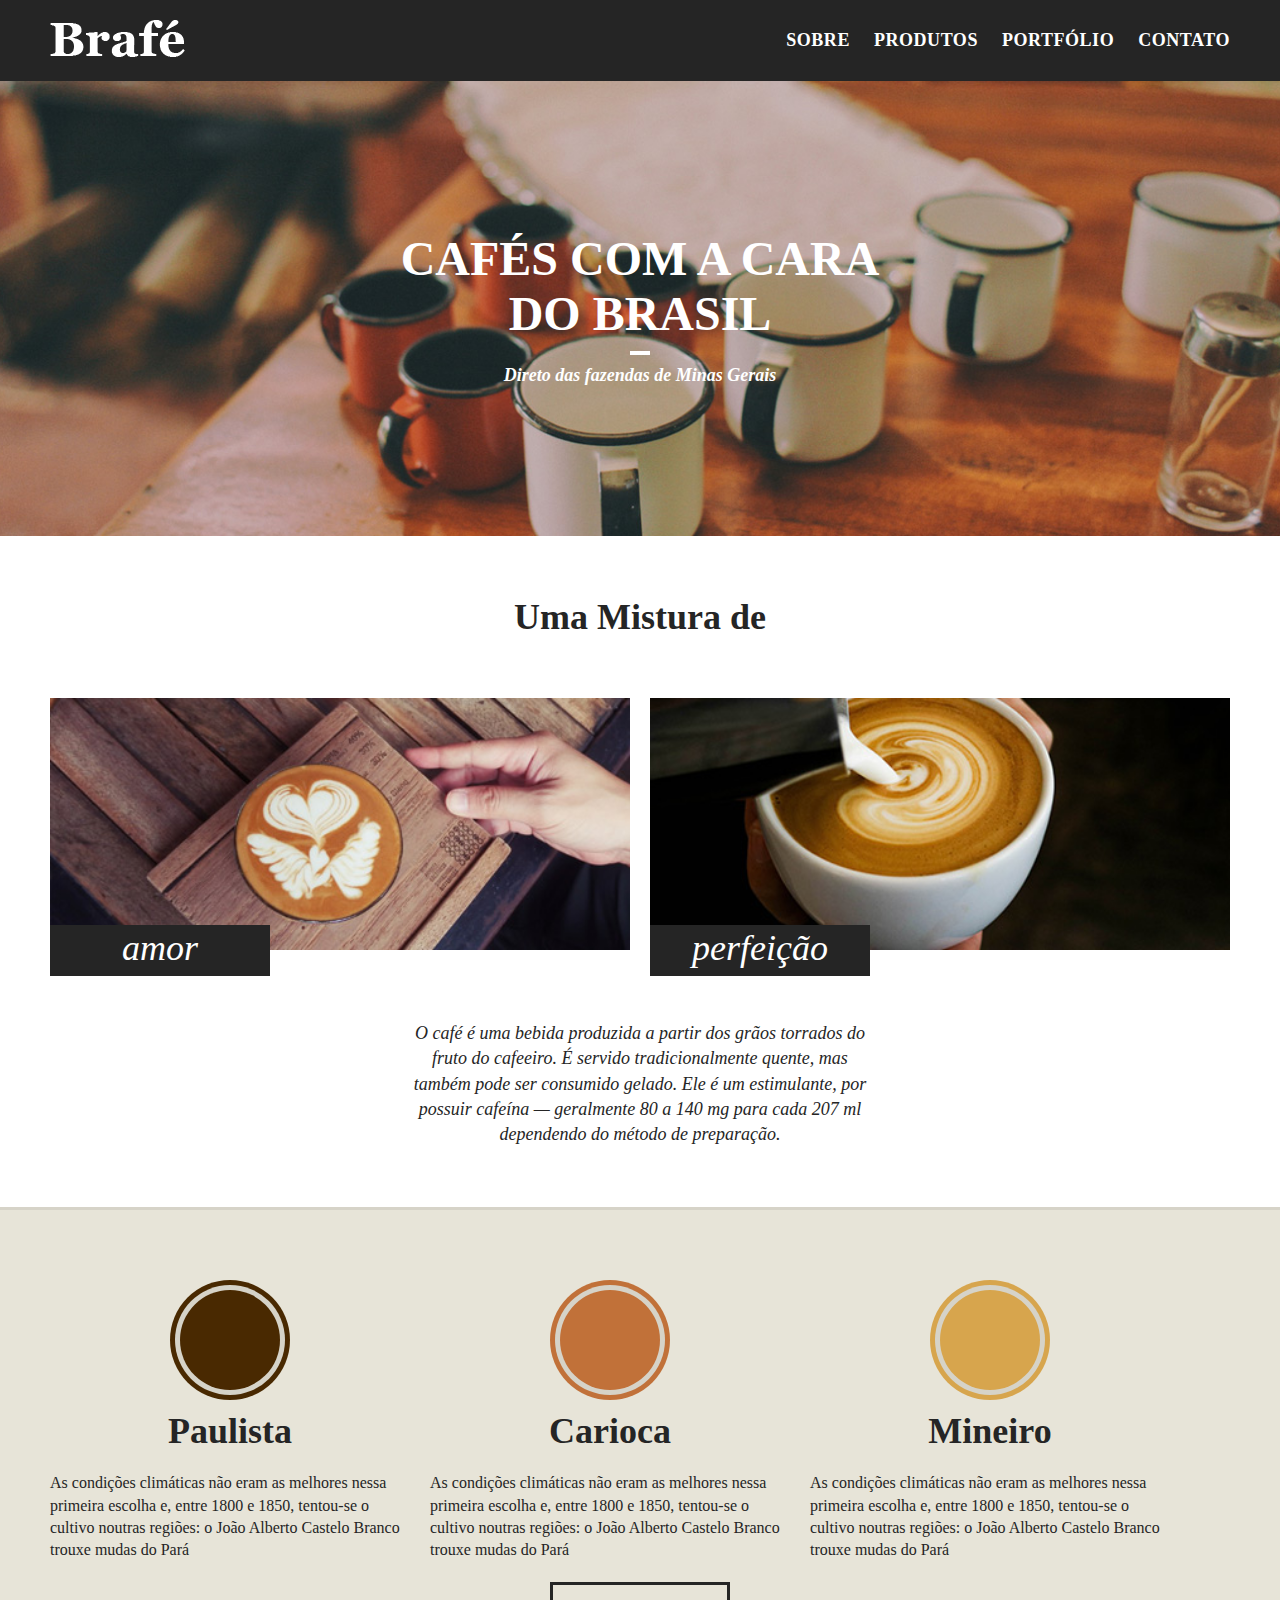
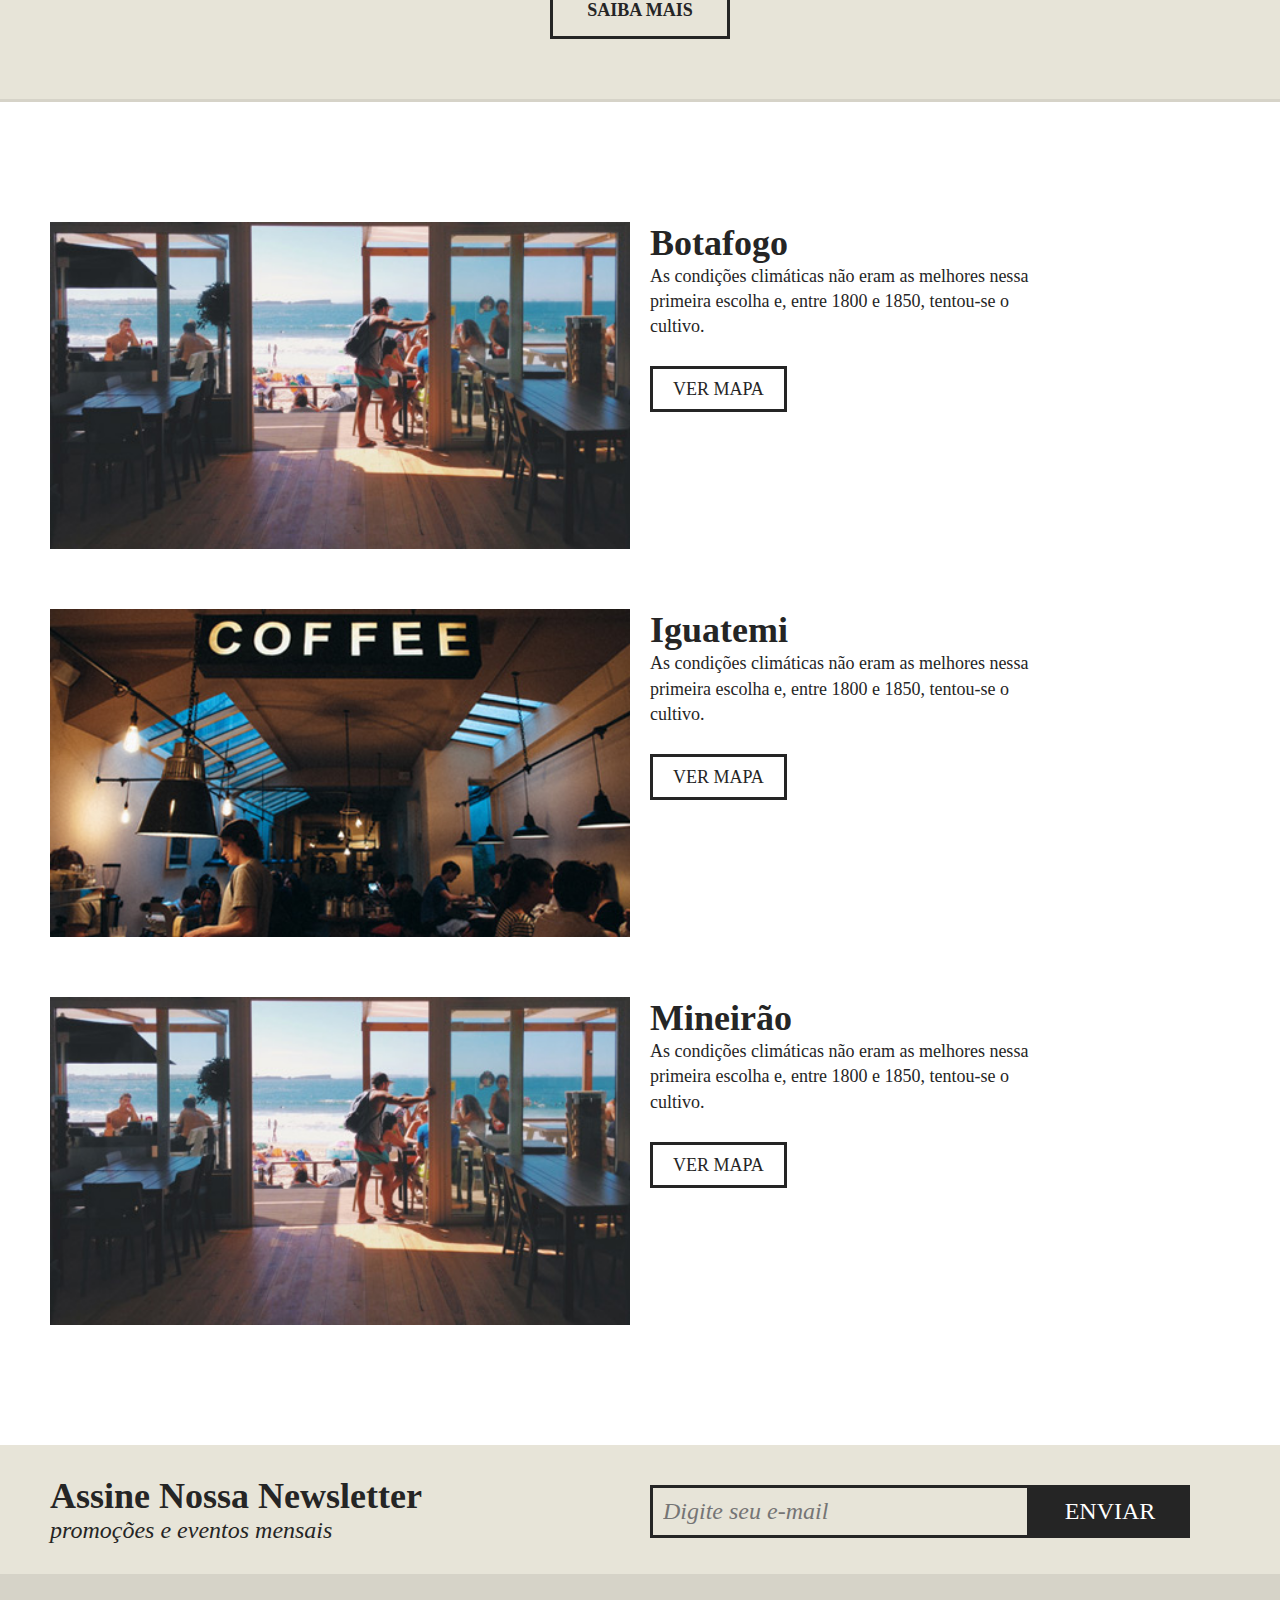
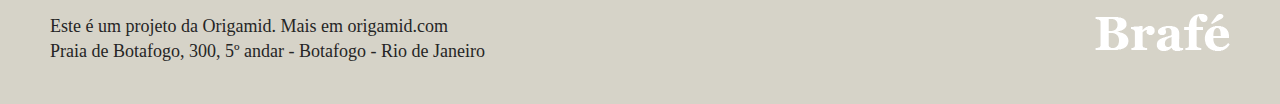
<file: index.html>
<!DOCTYPE html>
<html>

<head>
	<title>Brafé - Home</title>
	<meta charset="utf-8">
	<meta name="viewport" content="width=device-width, initial-scale=1, shrink-to-fit=no">
	<link rel="stylesheet" type="text/css" href="./css/style.css">
	<link rel="stylesheet" type="text/css" href="./css/responsive-style.css">
</head>

<body>
	<header class="menu">
		<div class="menu-container">
			<a class="menu-logo" href="#"><img src="img/brafe.png" alt="Brafé"></a>
			<nav class="menu-nav">
				<ul>
					<li><a href="#">Sobre</a></li>
					<li><a href="./product.html">Produtos</a></li>
					<li><a href="#">Portfólio</a></li>
					<li><a href="./contact.html">Contato</a></li>
				</ul>
			</nav>
		</div>
	</header>

	<main class="intro">
		<h1>Cafés com a cara<br>do Brasil</h1>
		<p>Direto das fazendas de Minas Gerais</p>
	</main>

	<section class="sobre">
		<h2>Uma Mistura de</h2>
		<div class="sobre-container">
			<div class="sobre-item">
				<img src="img/cafe-1.jpg">
				<h3>amor</h3>
			</div>
			<div class="sobre-item">
				<img src="img/cafe-2.jpg">
				<h3>perfeição</h3>
			</div>
		</div>
		<p>O café é uma bebida produzida a partir dos grãos torrados do fruto do cafeeiro. É servido tradicionalmente
			quente, mas também pode ser consumido gelado. Ele é um estimulante, por possuir cafeína — geralmente 80 a
			140 mg para cada 207 ml dependendo do método de preparação.</p>
	</section>

	<section class="produtos">
		<div class="produtos-container">
			<div class="produtos-item">
				<h2 class="produtos-paulista">Paulista</h2>
				<p>As condições climáticas não eram as melhores nessa primeira escolha e, entre 1800 e 1850, tentou-se o cultivo
					noutras regiões: o João Alberto Castelo Branco trouxe mudas do Pará</p>
			</div>
			<div class="produtos-item">
				<h2 class="produtos-carioca">Carioca</h2>
				<p>As condições climáticas não eram as melhores nessa primeira escolha e, entre 1800 e 1850, tentou-se o cultivo
					noutras regiões: o João Alberto Castelo Branco trouxe mudas do Pará</p>
			</div>
			<div class="produtos-item">
				<h2 class="produtos-mineiro">Mineiro</h2>
				<p>As condições climáticas não eram as melhores nessa primeira escolha e, entre 1800 e 1850, tentou-se o cultivo
					noutras regiões: o João Alberto Castelo Branco trouxe mudas do Pará</p>
			</div>
		</div>
		<a class="produtos-btn" href="#">Saiba Mais</a>
	</section>

	<section class="locais">
		<div class="locais-item">
			<img src="img/botafogo.jpg" alt="Brafé unidade Botafogo">
			<div>
				<h2>Botafogo</h2>
				<p>As condições climáticas não eram as melhores nessa primeira escolha e, entre 1800 e 1850, tentou-se o
					cultivo.</p>
				<a href="#">Ver Mapa</a>
			</div>
		</div>

		<div class="locais-item">
			<img src="img/iguatemi.jpg" alt="Brafé unidade Iguatemi">
			<div>
				<h2>Iguatemi</h2>
				<p>As condições climáticas não eram as melhores nessa primeira escolha e, entre 1800 e 1850, tentou-se o
					cultivo.</p>
				<a href="#">Ver Mapa</a>
			</div>
		</div>

		<div class="locais-item">
			<img src="img/botafogo.jpg" alt="Brafé unidade Mineirão">
			<div>
				<h2>Mineirão</h2>
				<p>As condições climáticas não eram as melhores nessa primeira escolha e, entre 1800 e 1850, tentou-se o
					cultivo.</p>
				<a href="#">Ver Mapa</a>
			</div>
		</div>

	</section>

	<section class="assine">
		<div class="assine-container">
			<div class="assine-info">
				<h2>Assine Nossa Newsletter</h2>
				<p>promoções e eventos mensais</p>
			</div>
			<form>
			  <label>E-mail</label>
				<input type="text" placeholder="Digite seu e-mail">
				<button type="submit">Enviar</button>
			</form>
		</div>
	</section>

	<footer class="footer">
		<div class="footer-container">
			<p>Este é um projeto da Origamid. Mais em origamid.com<br>Praia de Botafogo, 300, 5º andar - Botafogo - Rio de
				Janeiro</p>
			<img src="img/brafe.png" alt="Brafé">
		</div>
	</footer>

</body>

</html>
</file>
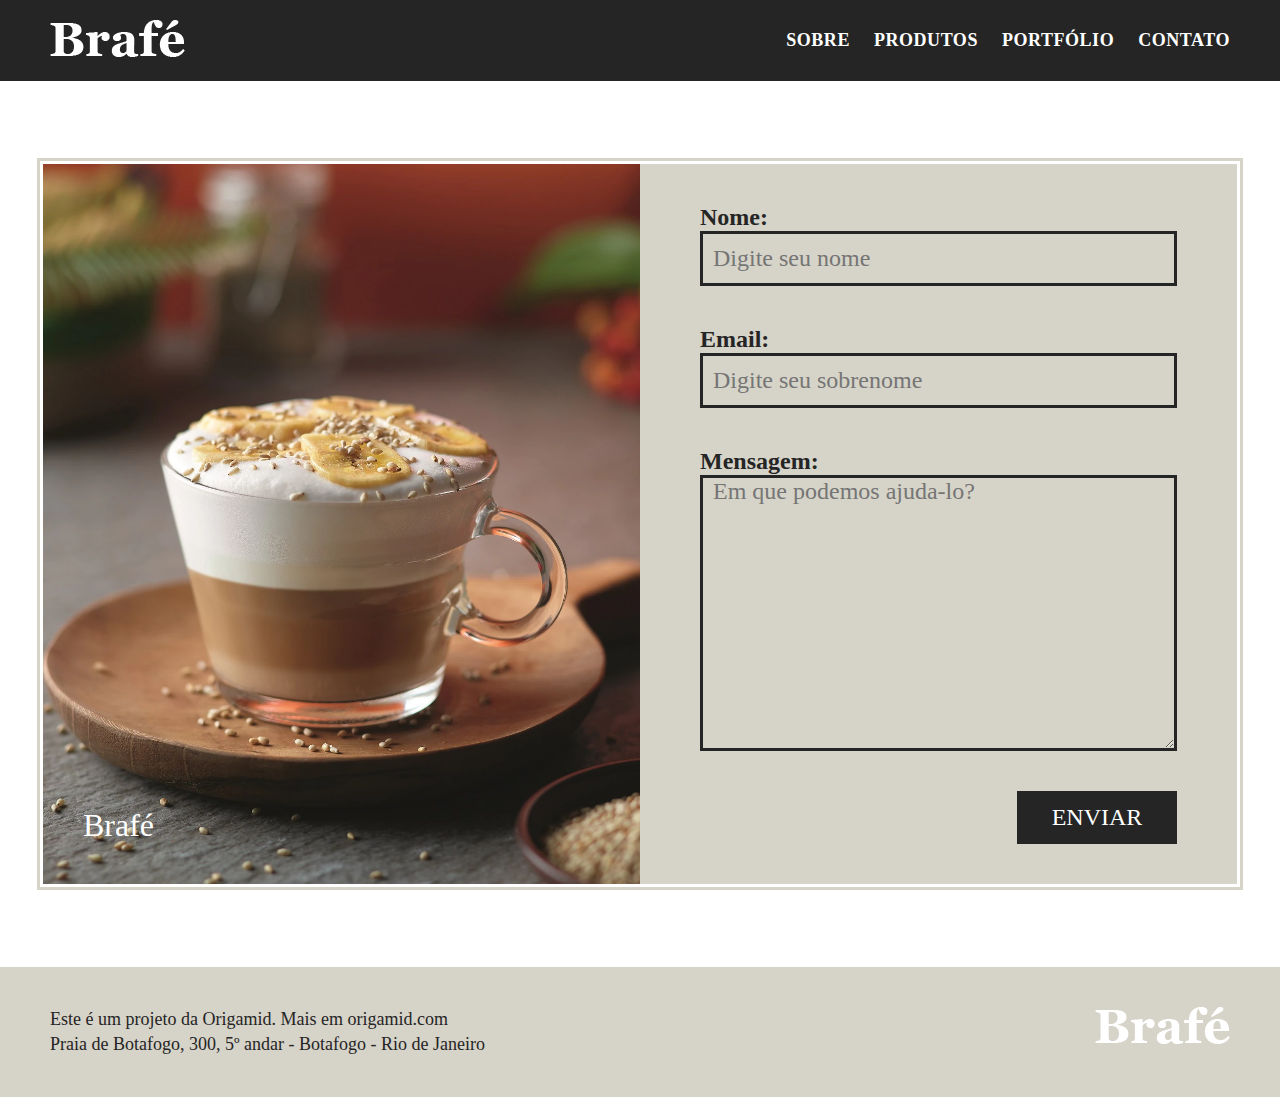
<file: contact.html>
<!DOCTYPE html>
<html lang="en">
<head>
  <meta charset="UTF-8">
  <meta name="viewport" content="width=device-width, initial-scale=1.0">
  <title>Contato - Brafé</title>

  <!-- CSS -->
  <link rel="stylesheet" type="text/css" href="./css/style.css">
  <link rel="stylesheet" href="./css/styleContact.css">
	<link rel="stylesheet" type="text/css" href="./css/responsive-style.css">
</head>
<body>
  <header class="menu">
		<div class="menu-container">
			<a class="menu-logo" href="./index.html"><img src="img/brafe.png" alt="Brafé"></a>
			<nav class="menu-nav">
				<ul>
					<li><a href="./index.html">Sobre</a></li>
					<li><a href="./product.html">Produtos</a></li>
					<li><a href="#">Portfólio</a></li>
					<li><a href="./contact.html">Contato</a></li>
				</ul>
			</nav>
		</div>
	</header>

  <section class="contactContainer">
    <div class="imageCoffe">
      <p>Brafé</p>
    </div>
    <div class="form">
      <form action="" id="contactID">
        <div class="divName">
          <label for="nameID">Nome:</label>
          <input type="text" name="name" id="nameID" placeholder="Digite seu nome">
        </div>
        <div class="divSobrenome">
          <label for="name">Email:</label>
          <input type="text" name="name" id="name" placeholder="Digite seu sobrenome">
        </div>
        <div class="divTexteArea">
          <label for="textareaID">Mensagem:</label>
          <textarea name="message" id="textareaID" cols="30" rows="10" placeholder="Em que podemos ajuda-lo?"></textarea>
        </div>
        <button class="btnSubmit" type="submit">Enviar</button>
      </form>
    </div>
  </section>

  <footer class="footer">
		<div class="footer-container">
			<p>Este é um projeto da Origamid. Mais em origamid.com<br>Praia de Botafogo, 300, 5º andar - Botafogo - Rio de
				Janeiro</p>
			<img src="img/brafe.png" alt="Brafé">
		</div>
	</footer>
</body>
</html>
</file>
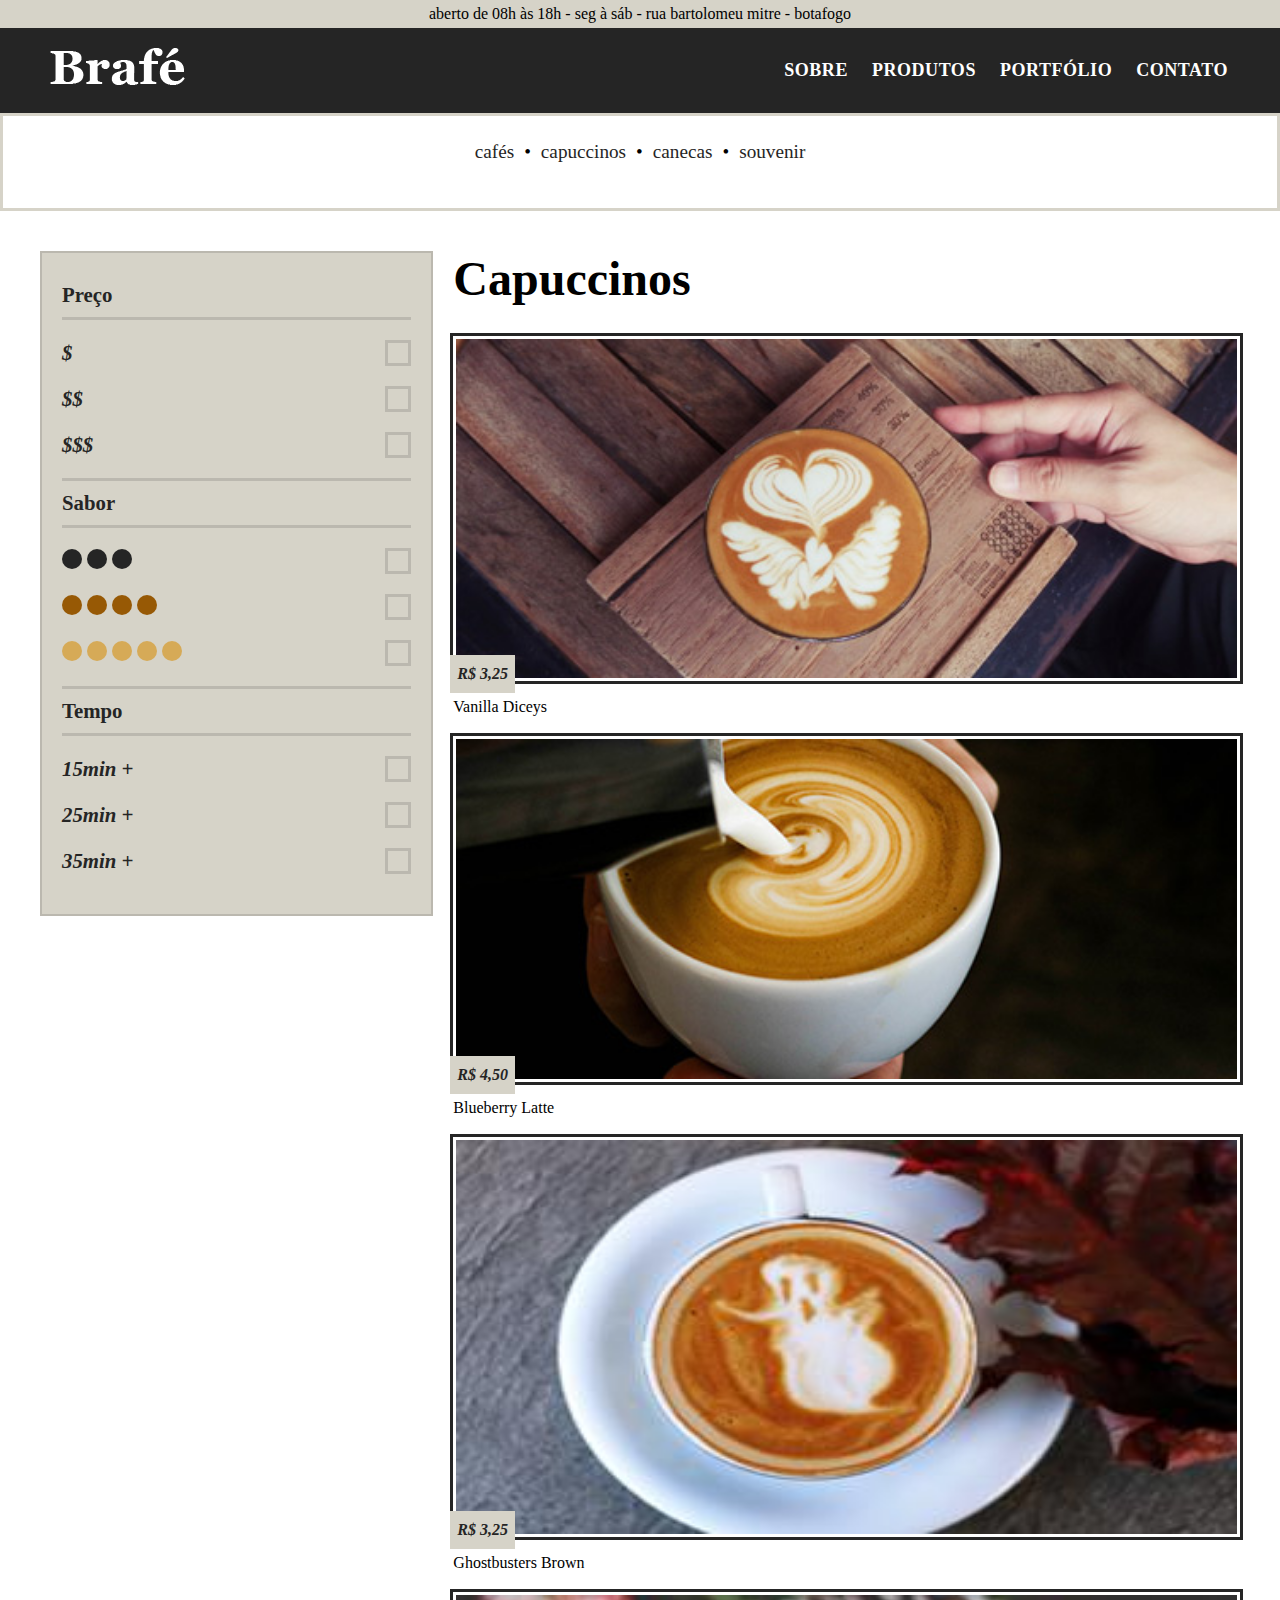
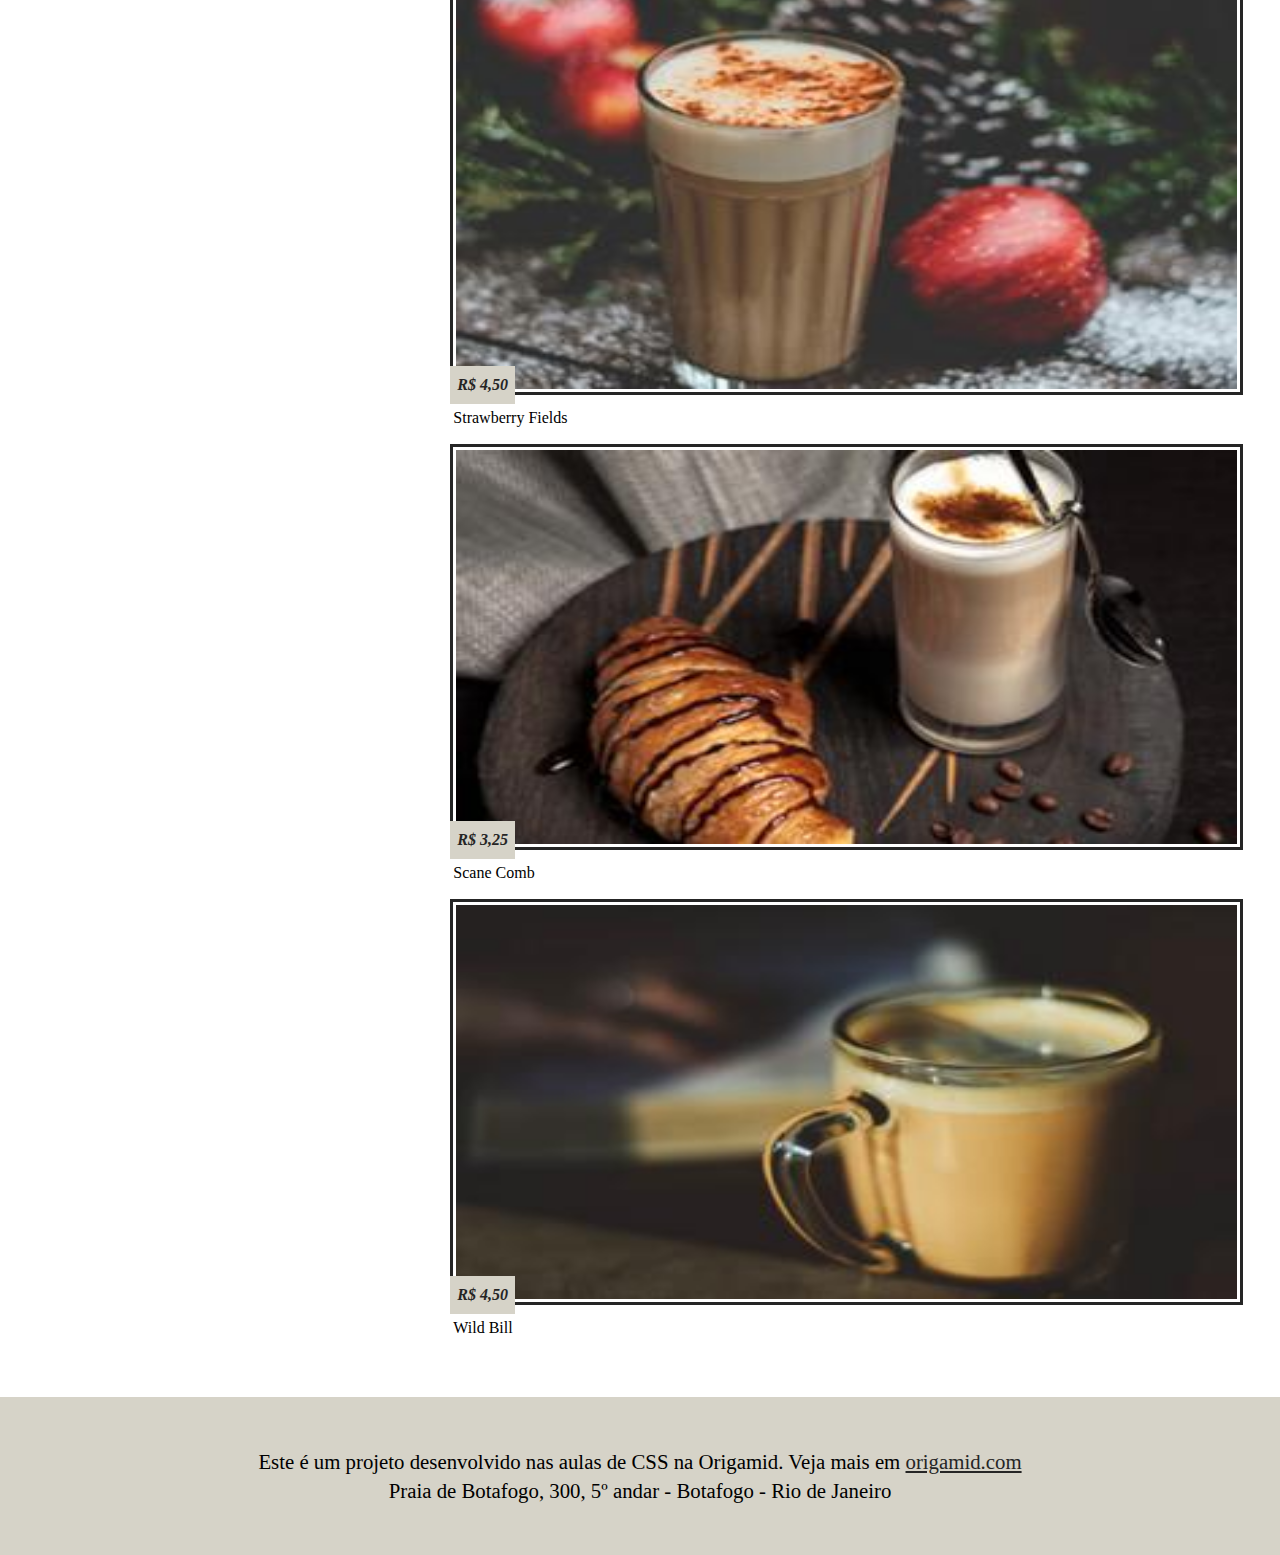
<file: product.html>
<!DOCTYPE html>
<html>
<head>
	<title>Brafé - Produtos</title>
	<meta charset="utf-8">
	<meta name="viewport" content="width=device-width, initial-scale=1, shrink-to-fit=no">

	<!-- CSS -->
	<link rel="stylesheet" href="./css/style.css">
	<link rel="stylesheet" type="text/css" href="css/styles-product.css">
	<link rel="stylesheet" href="css/responsive-style.css">
</head>
<body>
	<section class="address">
		<p>aberto de 08h às 18h - seg à sáb - rua bartolomeu mitre - botafogo</p>
	</section>

	<header class="menu">
		<div class="menu-container">
			<a class="menu-logo" href="./index.html"><img src="img/brafe.png" alt="Brafé"></a>
			<nav class="menu-nav">
				<ul>
					<li><a href="./index.html">Sobre</a></li>
					<li><a href="./product.html">Produtos</a></li>
					<li><a href="#">Portfólio</a></li>
					<li><a href="./contact.html">Contato</a></li>
				</ul>
			</nav>
		</div>
	</header>
	
	<section class="linkProducts">
		<nav>
			<ul>
				<li><a href="#">cafés</a></li>
				<li><a href="#">capuccinos</a></li>
				<li><a href="#">canecas</a></li>
				<li><a href="#">souvenir</a></li>
			</ul>
		</nav>
	</section>
	
	<div class="sideMenu">
		<nav>
			<h2>Preço</h2>
			<hr>
			<ul>
				<li>$</li>
				<li>$$</li>
				<li>$$$</li>
			</ul>
			<hr>
			<h2>Sabor</h2>
			<hr>
			<ul class="sabores">
				<li><span><span><span aria-describedby="Marrom"></span></span></span></li>
				<li><span><span><span><span aria-describedby="Laranja"></span></span></span></span></li>
				<li><span><span><span><span><span aria-describedby="Amarelo"></span></span></span></span></span></li>
			</ul>
			<hr>
			<h2>Tempo</h2>
			<hr>
			<ul>
				<li>15min +</li>
				<li>25min +</li>
				<li>35min +</li>
			</ul>
		</nav>
		
		<section>
			<h1>Capuccinos</h1>
			<ul>
				<li>
					<img src="img/cafe-1.jpg" alt="Café 1">
					<span>R$ 3,25</span>
					<h2>Vanilla Diceys</h2>
				</li>
				
				<li>
					<img src="img/cafe-2.jpg" alt="Café 2">
					<span>R$ 4,50</span>
					<h2>Blueberry Latte</h2>
				</li>
				
				<li>
					<img src="img/cafe-3.jpg" alt="Café 3">
					<span>R$ 3,25</span>
					<h2>Ghostbusters Brown</h2>
				</li>
				
				<li>
					<img src="img/cafe-4.jpg" alt="Café 4">
					<span>R$ 4,50</span>
					<h2>Strawberry Fields</h2>
				</li>
				
				<li>
					<img src="img/cafe-5.jpg" alt="Café 5">
					<span>R$ 3,25</span>
					<h2>Scane Comb</h2>
				</li>
				
				<li>
					<img src="img/cafe-6.jpg" alt="Café 6">
					<span>R$ 4,50</span>
					<h2>Wild Bill</h2>
				</li>
			</ul>
		</section>
	</div>
	
	<footer>
		<p>Este é um projeto desenvolvido nas aulas de CSS na Origamid. Veja mais em <a href="https://www.origamid.com/">origamid.com</a></p>
		<p>Praia de Botafogo, 300, 5º andar - Botafogo - Rio de Janeiro</p>
	</footer>
	
</body>
</html>
</file>
<file: css/responsive-style.css>
/* Breakpoints  

	1200px

	820px

	740px
*/

@media only screen and (max-width: 1220px) {
	.sobre-container, .produtos-container, .assine-container {
		max-width: 800px;
	}

	.sobre-item img {
		width: 100%;
	}

	.sobre-item, .assine-info, .assine-container form {
		width: 380px;
		margin: 0;
	}

	.produtos-item {
		width: 245px;
	}

	.locais {
		max-width: 820px;
	}

	.locais-item > div, .locais-item img {
		width: 380px;
	}

}

@media only screen and (max-width: 820px) {

	.menu {
		text-align: center;
	}

	a.menu-logo {
		float: none;
		margin: 0 auto;
	}

	.menu-nav {
		float: none;
		clear: both;
		margin-top: 30px;
	}

	.intro {
		padding: 40px 0;
	}

	.sobre-container, .produtos-container, .assine-container, .locais, .footer-container {
		max-width: 485px;
		padding: 0 10px;
	}

	.sobre-item img {
		width: 100%;
	}

	.sobre-item, .produtos-item, .assine-info, .assine-container form, .locais-item > div, .locais-item img, .footer-container p {
		width: 465px;
		margin: 0;
	}

	.footer img {
		display: block;
		float: none;
		margin: 60px 0 0 0 ;
	}
}

@media only screen and (max-width: 480px) {
	* {
		max-width: 100%;
	}

	.menu-nav a {
		font-size: 3.3vw;
	}

	.intro h1 {
		font-size: 7vw;
	}

	p {
		font-size: 2vh;
	}
	
}
</file>
<file: css/styleContact.css>
section.contactContainer {
  display: grid;
  grid-template-columns: repeat(auto-fit, minmax(420px, 1fr));
  max-width: 1200px;
  margin: 80px auto;
  border: 3px solid white;
  box-shadow: 0px 0px 0px 3px var(--color-2);
}

.imageCoffe {
  background: url(../img/nespresso-recipes-CAPPUCCINO-BANANA-SESAME-SEEDS.webp);
  background-size: cover;
  background-position: center;
  display: grid;
  align-items: end;
}

.imageCoffe p {
  font-size: 2rem;
  font-weight: 500;
  margin: 40px;
  color: white;
}

div.form {
  background-color: var(--color-2);
  padding: 40px 60px;
}

div > label {
  display: block;
  font-size: 1.5rem;
  font-weight: 600;
}

div input,
div textarea {
  display: block;
  width: 100%;
  font-size: 1.5rem;
  background-color: transparent;
  border: 3px solid var(--color-1);
  padding-left: 10px;
}

div > input {
  height: 55px;
}

form {
  display: grid;
  gap: 40px;
}

form button {
  justify-self: end;
}

@media only screen and (max-width: 1200px) {
  section.contactContainer  {
    margin-left: 20px;
    margin-right: 20px;
  }
}

@media only screen and (max-width: 990px) {
  .imageCoffe {
    height: 300px;
  }
}
</file>
<file: css/styles-product.css>
* {
  margin: 0;
  padding: 0;
  box-sizing: border-box;
  text-decoration: none;
  list-style: none;
}

body {
  font-family: var(--font-family);
  color: var(--color-primary);
}

/* section */

.linkProducts {
  display: grid;
}

.address {
  text-align: center;
  background-color: var(--color-2);
  padding: 5px 0;
}

.linkProducts > a {
  justify-self: center;
  margin: 40px 0;
}

.linkProducts nav {
  display: grid;
  justify-content: center;
  width: 100%;
  padding: 20px 0px;
  border: 3px solid var(--color-2);
  margin-bottom: 40px;
}

.linkProducts nav ul {
  display: flex;
  gap: 10px;
}

.linkProducts ul li {
  padding: 5px 10px;
  font-size: 1.2em;
  text-transform: lowercase;
}

.linkProducts ul li + li::before {
  content: '•';
  margin-right: 10px;
  margin-left: -20px;
}

.linkProducts li a {
  color: var(--color-1);
}

/* Conteudo */

body > div {
  display: grid;
  max-width: 1200px;
  margin: 0 auto;
  grid-template-columns: minmax(200px, 1fr) 2fr;
  gap: 20px;
}

body div nav{
  border: 2px solid var(--color-3);
}

.linkProducts ul {
  display: grid;
  grid-template-columns: repeat(2, 1fr);
  gap: 20px;
}

.sideMenu nav {
  background-color: var(--color-2);
  padding: 20px;
  color: var(--color-1);
  align-self: self-start;
}

.sideMenu nav h2, .sideMenu nav li {
  padding: 10px 0px;
  font-size: 1.3em;
}

.sideMenu nav li {
  display: flex;
  justify-content: space-between;
  align-items: center;
}

.sideMenu nav li::after {
  content: '';
  display: inline-block;
  border: 3px solid var(--color-3);
  height: 20px;
  width: 20px;
}

.sideMenu nav ul {
  font-style: italic;
  font-weight: 600;
  margin: 10px 0;
}

hr {
  background-color: var(--color-3);
  height: 3px;
  border: none;
}

.sabores li:nth-child(1) span::before {
  content: '';
  display: inline-block;
  border-radius: 50%;
  background-color: #252525;
  height: 20px;
  width: 20px;
  margin-right: 5px;
}

.sabores li:nth-child(2) span::before {
  content: '';
  display: inline-block;
  border-radius: 50%;
  background-color: var(--color-4);
  height: 20px;
  width: 20px;
  margin-right: 5px;
}

.sabores li:nth-child(3) span::before {
  content: '';
  display: inline-block;
  border-radius: 50%;
  background-color: var(--color-5);
  height: 20px;
  width: 20px;
  margin-right: 5px;
}

section h1 {
  font-size: 3em;
  padding-bottom: 30px;
}

section ul li {
  position: relative;
  margin-bottom: 20px;
}

section li img {
  width: 100%;
  max-height: 400px;
  border: 3px solid white;
  box-shadow: 0 0 0 3px var(--color-1);
}

section li span {
  display: inline-block;
  color: var(--color-1);
  background-color: var(--color-2);
  font-style: italic;
  font-weight: 600;
  padding: 10px 7px;
  position: relative;
  top: -30px;
  left: -3px;
}

section li h2 {
  font-size: 1em;
  font-weight: 400;
  margin-top: -25px;
}

/* Footer */
footer {
  background-color: var(--color-2);
  text-align: center;
  font-size: 1.3em;
  padding: 50px 0;
  margin-top: 40px;
}

footer a {
  color: var(--color-1);
  text-decoration: underline;
}

footer p {
  line-height: 1.4em;
}
</file>
<file: css/style.css>
:root {
  --font-family: Georgia, 'Times New Roman', Times, serif;
  --color-1: #252525;
  --color-2: #d6d3c8;
  --color-3: #25252527;
  --color-4: #975905;
  --color-5: #D6AA57;
}

/* Resets */

*{
	margin: 0;
	padding: 0;
	box-sizing: border-box;
	text-decoration: none;
	list-style: none;
	font-family: Georgia, serif;
}

body {
	color: #252525;
}

.menu {
	background-color: #252525;
	padding: 20px 0;
}

.menu-container {
	max-width: 1200px;
	margin: 0 auto;
}

.menu-container::after, .menu-container::before {
	content: '';
	display: table;
	clear: both;
} 

a.menu-logo {
	display: block;
	float: left;
	margin-left: 10px;
}

.menu-nav {
	float: right;
	margin-left: 10px;
}

.menu-nav li {
	display: inline-block;
	transition: 0.3s ease-out;
}

.menu-nav a {
	padding: 10px;
	display: block;
	color: #fff;
	font-size: 1.125em;
	font-weight: 600;
	text-transform: uppercase;
	letter-spacing: 0.03em;
}

.menu-nav li:hover {
	color: white;
	outline: 1px solid white;
}

/* Intro */

.intro {
	background: url('../img/bg-intro.jpg') no-repeat center center;
	background-size: cover;
	padding: 150px 0px;
	text-align: center;
	color: #fff;
}

.intro h1 {
	font-size: 3em;
	color: #fff;
	text-transform: uppercase;
	font-weight: bold;
}

.intro h1::after {
	content: '';
	display: block;
	height: 4px;
	width: 20px;
	background-color: #fff;
	margin: 10px auto;
}

.intro p {
	font-style: italic;
	font-size: 1.125em;
	font-weight: bold;
}

/* Sobre */

.sobre {
	margin: 60px 0;
}

.sobre-container {
	max-width: 1200px;
	margin: 0 auto;
}

.sobre-container::after, .sobre-container::before {
	content: '';
	display: table;
	clear: both;
} 

.sobre h2 {
	text-align: center;
	font-size: 2.25em;
	margin-bottom: 60px;
}

.sobre-item {
	width: 580px;
	float: left;
	margin: 0 10px;
}

.sobre-item img {
	display: block;
	width: 580px;
}

.sobre-item h3 {
	font-size: 2.25em;
	background-color: #252525;
	width: 220px;
	color: white;
	font-style: italic;
	font-weight: normal;
	text-align: center;
	line-height: 1em;
	padding: 5px 0px 10px 0;
	position: relative;
	top: -25px;
}

.sobre > p {
	font-size: 1.125em;
	line-height: 1.4;
	font-style: italic;
	text-align: center;
	margin: 20px auto;
	max-width: 460px;
}

/* Produtos */

.produtos {
	background-color: #e7e4d8;
	padding: 60px 0;
	border-top: 3px solid #d6d3c8;
	border-bottom: 3px solid #d6d3c8;	
}

.produtos-container {
	max-width: 1200px;
	margin: 0 auto;
}

.produtos-container::after, .produtos-container::before {
	content: '';
	display: table;
	clear: both;
} 

.produtos-item {
	width: 360px;
	float: left;
	margin: 0 10px 20px 10px;
}

.produtos-item h2 {
	text-align: center;
	font-size: 2.25em;
	margin-bottom: 20px;
}

.produtos-item h2::before {
	content: '';
	display: block;
	width: 100px;
	height: 100px;
	border-radius: 50%;
	margin: 20px auto;
	background-color: currentColor;
	box-shadow: 0 0 0 5px #d6d3c8, 0 0 0 10px currentColor;
}

.produtos-paulista::before {
	color: #492901;
}

.produtos-carioca::before {
	color: #c17139;
}

.produtos-mineiro::before {
	color: #d7a54d;
}

.produtos-item p {
	line-height: 1.4;
}

.produtos-btn {
	width: 180px;
	border: 3px solid currentColor;
	color: #252525;
	text-decoration: none;
	display: block;
	font-size: 1.125em;
	font-weight: bold;
	text-transform: uppercase;
	text-align: center;
	padding: 15px 5px;
	margin: 0 auto;
}

/* Locais */

.locais {
	max-width: 1200px;
	margin: 0 auto;
	padding: 60px 0;
}

.locais-item {
	clear: both;
	margin: 60px auto;
}

.locais-item::before, .locais-item::after  {
	content: '';
	display: table;
	clear: both;
}

.locais-item img, .locais-item > div {
	width: 580px;
	float: left;
	margin: 0 10px;
}

.locais-item img {
	display: block;
}

.locais-item h2 {
	font-size: 2.25em;
	margin-bottom: 0 10px;
}

.locais-item p {
	font-size: 1.125em;
	line-height: 1.4;
	max-width: 380px;
	margin-bottom: 40px;
}

.locais-item a {
	font-size: 1.125em;
	text-transform: uppercase;
	border: 3px solid;
	color: #252525;
	padding: 10px 20px;
}

/* Assine */

.assine {
	background-color: #e7e4d8;
	padding: 30px 0;
}

.assine-container {
	max-width: 1200px;
	margin: 0 auto;
}

.assine-container::before, .assine-container::after {
	content: '';
	display: table;
	clear: both;
}

.assine-info {
	width: 580px;
	margin: 0 10px;
	float: left;
}

.assine-info h2 {
	font-size: 2.25em;
}

.assine-info p {
	font-size: 1.5em;
	font-style: italic;
}

.assine form {
	width: 580px;
	margin: 10px 10px 0 10px;
	float: left;
}

.assine form label {
	display: none;
}

.assine input {
	width: 380px;
	border: 3px solid;
	color: #252525;
	background: none;
	font-size: 1.5em;
	font-style: italic;
	padding: 10px;
	float: left;
}

.assine button,
.btnSubmit {
	background-color: #252525;
	text-transform: uppercase;
	width: 160px;
	font-size: 1.5em;
	padding: 13px 0;
	color: white;
	border: none;
	cursor: pointer;
}

/* Footer */

.footer {
	background-color: #d6d3c8;
	padding: 40px 0;
}

.footer-container {
	max-width: 1200px;
	margin: 0 auto;
}

.footer-container::before, .footer-container::after {
	content: '';
	display: table;
	clear: both;
}

.footer p {
	float: left;
	margin: 0 10px;
	font-size: 1.125em;
	line-height: 1.4;
}

.footer img {
	float: right;
	margin: 0 10px;
	display: block;
}
</file>
